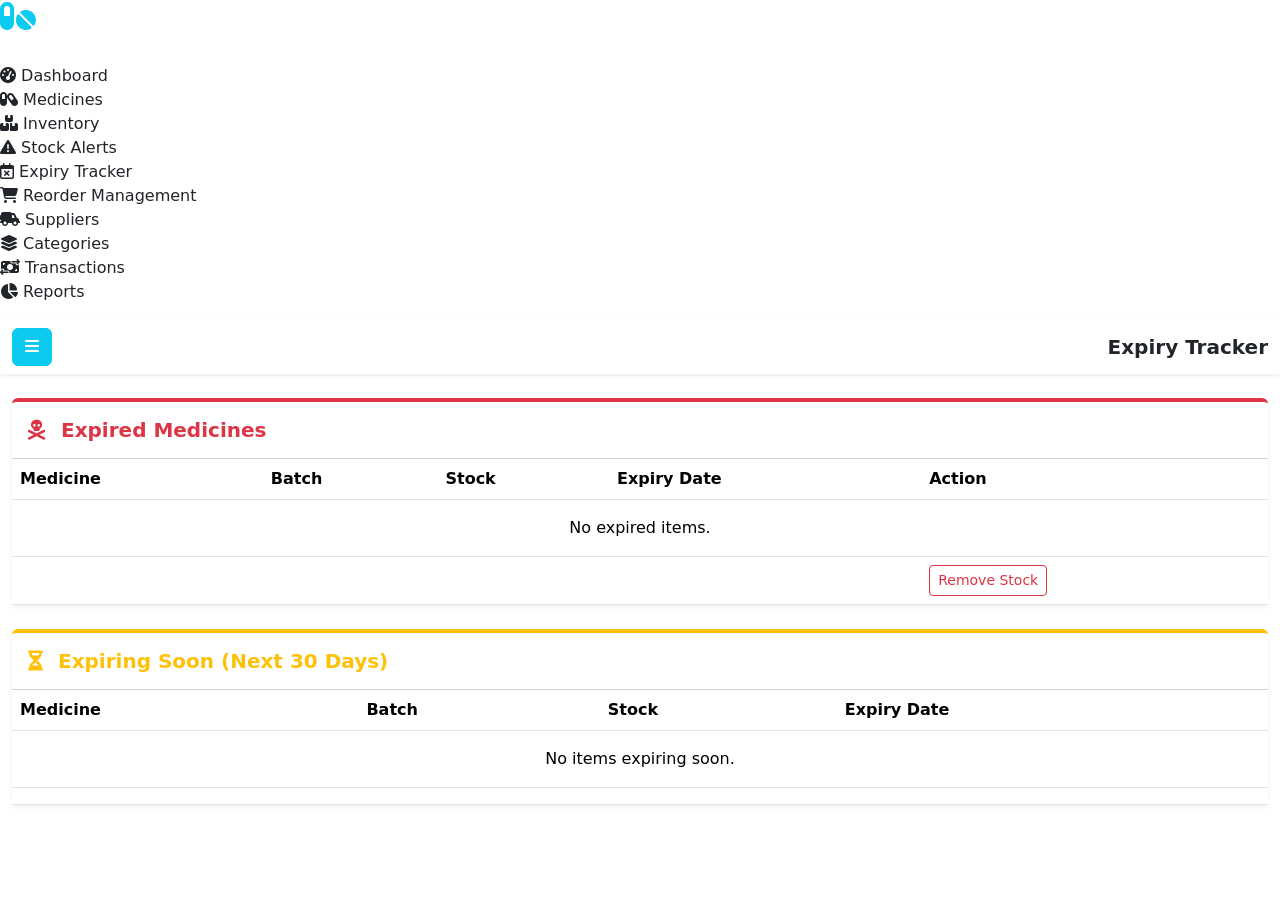
<file: src/main/resources/templates/expiry/index.html>
<!DOCTYPE html>
<html lang="en" xmlns:th="http://www.thymeleaf.org">
<head>
    <meta charset="UTF-8">
    <meta name="viewport" content="width=device-width, initial-scale=1.0">
    <title>Expiry Tracker | Medicine Stock & Expiry Tracker</title>
    <link href="https://cdn.jsdelivr.net/npm/bootstrap@5.3.0/dist/css/bootstrap.min.css" rel="stylesheet">
    <link href="https://cdnjs.cloudflare.com/ajax/libs/font-awesome/6.4.0/css/all.min.css" rel="stylesheet">
    <link href="https://fonts.googleapis.com/css2?family=Inter:wght@300;400;500;600;700&display=swap" rel="stylesheet">
    <link rel="stylesheet" th:href="@{/css/style.css}">
    <link rel="stylesheet" th:href="@{/css/dashboard.css}">
</head>
<body>
<div class="wrapper">
    <!-- Include Sidebar dynamically in a real app, duplicating here for brevity -->
    <nav id="sidebar" class="sidebar">
        <div class="sidebar-header"><i class="fa-solid fa-pills fa-2x text-info"></i><h4 class="mb-0 ms-2 text-white">MedTracker</h4></div>
        <ul class="list-unstyled components">
            <li><a th:href="@{/}"><i class="fa-solid fa-gauge-high"></i> Dashboard</a></li>
            <li><a th:href="@{/medicines}"><i class="fa-solid fa-capsules"></i> Medicines</a></li>
            <li><a th:href="@{/inventory}"><i class="fa-solid fa-boxes-stacked"></i> Inventory</a></li>
            <li><a th:href="@{/alerts}"><i class="fa-solid fa-triangle-exclamation"></i> Stock Alerts</a></li>
            <li class="active"><a th:href="@{/expiry}"><i class="fa-regular fa-calendar-xmark"></i> Expiry Tracker</a></li>
            <li><a th:href="@{/reorders}"><i class="fa-solid fa-cart-shopping"></i> Reorder Management</a></li>
            <li><a th:href="@{/suppliers}"><i class="fa-solid fa-truck-field"></i> Suppliers</a></li>
            <li><a th:href="@{/categories}"><i class="fa-solid fa-layer-group"></i> Categories</a></li>
            <li><a th:href="@{/transactions}"><i class="fa-solid fa-money-bill-transfer"></i> Transactions</a></li>
            <li><a th:href="@{/reports}"><i class="fa-solid fa-chart-pie"></i> Reports</a></li>
        </ul>
    </nav>
    <div id="content" class="w-100">
        <nav class="navbar navbar-expand-lg navbar-light bg-white shadow-sm mb-4 top-navbar">
            <div class="container-fluid">
                <button type="button" id="sidebarCollapse" class="btn btn-info text-white"><i class="fa-solid fa-bars"></i></button>
                <div class="ms-3 d-none d-md-block"><h5 class="mb-0 text-dark fw-bold">Expiry Tracker</h5></div>
            </div>
        </nav>
        <div class="container-fluid content-area fade-in">
            <div class="row">
                <!-- Expired -->
                <div class="col-md-12 mb-4">
                    <div class="card shadow-sm border-0 border-top border-danger border-4">
                        <div class="card-header bg-white py-3"><h5 class="mb-0 fw-bold text-danger"><i class="fa-solid fa-skull-crossbones me-2"></i> Expired Medicines</h5></div>
                        <div class="card-body p-0">
                            <table class="table table-hover mb-0">
                                <thead><tr><th>Medicine</th><th>Batch</th><th>Stock</th><th>Expiry Date</th><th>Action</th></tr></thead>
                                <tbody>
                                    <tr th:if="${#lists.isEmpty(expired)}"><td colspan="5" class="text-center py-3">No expired items.</td></tr>
                                    <tr th:each="m : ${expired}">
                                        <td class="fw-bold" th:text="${m.name}"></td><td th:text="${m.batchNumber}"></td><td th:text="${m.quantity}"></td>
                                        <td class="text-danger fw-bold" th:text="${m.expiryDate}"></td>
                                        <td>
                                            <form th:action="@{/inventory/transaction}" method="post">
                                                <input type="hidden" name="medicineId" th:value="${m.id}">
                                                <input type="hidden" name="type" value="EXPIRED">
                                                <input type="hidden" name="quantity" th:value="${m.quantity}">
                                                <input type="hidden" name="reason" value="Expired medicine removal">
                                                <button type="submit" class="btn btn-sm btn-outline-danger">Remove Stock</button>
                                            </form>
                                        </td>
                                    </tr>
                                </tbody>
                            </table>
                        </div>
                    </div>
                </div>
                <!-- Expiring Soon -->
                <div class="col-md-12 mb-4">
                    <div class="card shadow-sm border-0 border-top border-warning border-4">
                        <div class="card-header bg-white py-3"><h5 class="mb-0 fw-bold text-warning"><i class="fa-solid fa-hourglass-half me-2"></i> Expiring Soon (Next 30 Days)</h5></div>
                        <div class="card-body p-0">
                            <table class="table table-hover mb-0">
                                <thead><tr><th>Medicine</th><th>Batch</th><th>Stock</th><th>Expiry Date</th></tr></thead>
                                <tbody>
                                    <tr th:if="${#lists.isEmpty(expiringSoon)}"><td colspan="4" class="text-center py-3">No items expiring soon.</td></tr>
                                    <tr th:each="m : ${expiringSoon}">
                                        <td class="fw-bold" th:text="${m.name}"></td><td th:text="${m.batchNumber}"></td><td th:text="${m.quantity}"></td>
                                        <td class="text-warning fw-bold" th:text="${m.expiryDate}"></td>
                                    </tr>
                                </tbody>
                            </table>
                        </div>
                    </div>
                </div>
            </div>
        </div>
    </div>
</div>
<script src="https://cdn.jsdelivr.net/npm/bootstrap@5.3.0/dist/js/bootstrap.bundle.min.js"></script>
<script th:src="@{/js/main.js}"></script>
</body>
</html>
</file>
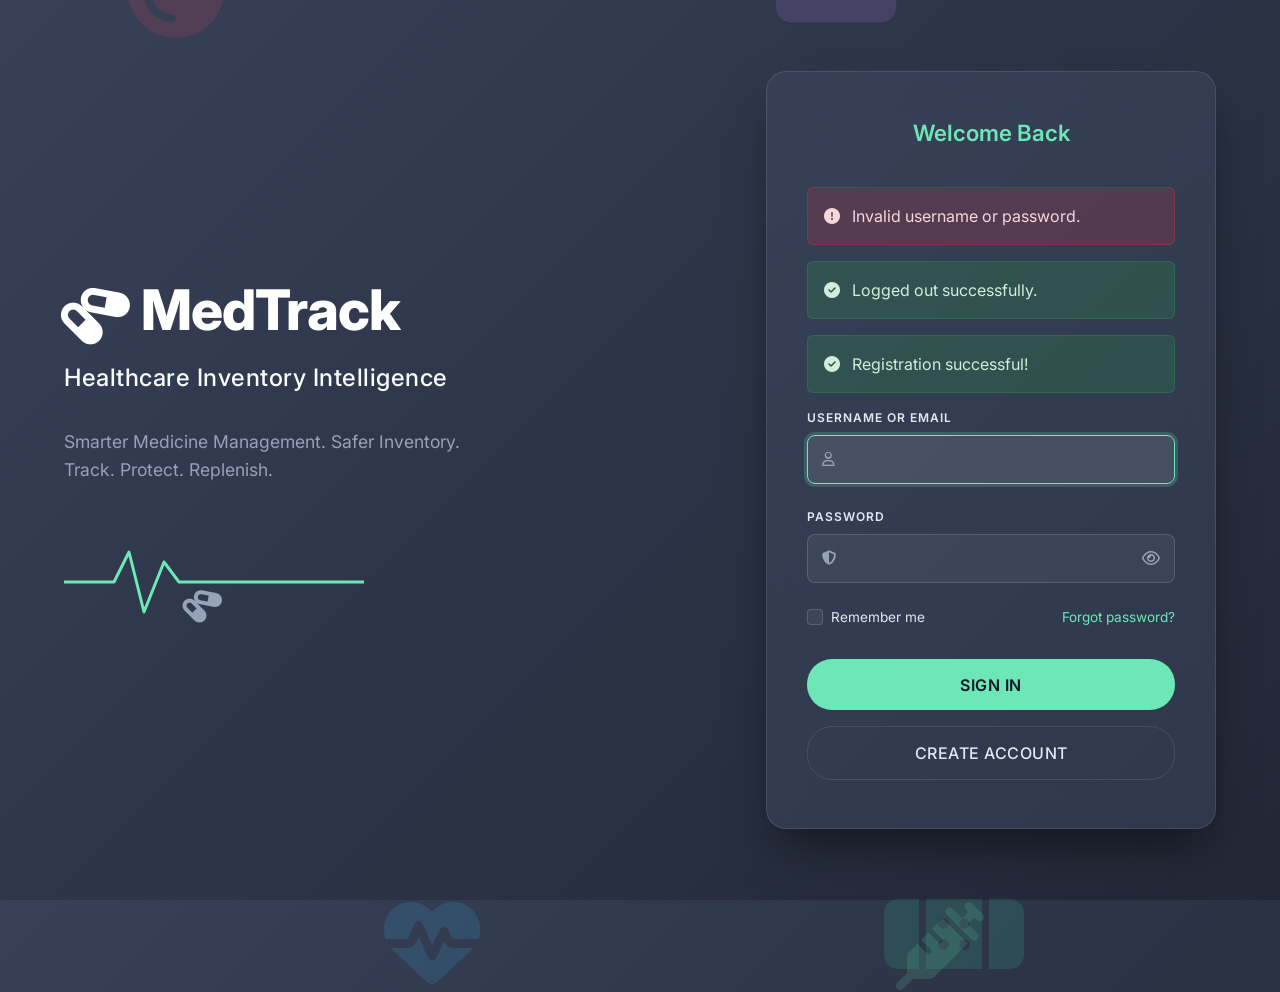
<file: src/main/resources/templates/auth/login.html>
<!DOCTYPE html>
<html lang="en" xmlns:th="http://www.thymeleaf.org">
<head>
    <meta charset="UTF-8">
    <meta name="viewport" content="width=device-width, initial-scale=1.0">
    <title>MedTrack - Login</title>
    <!-- Bootstrap 5 CSS -->
    <link href="https://cdn.jsdelivr.net/npm/bootstrap@5.3.0/dist/css/bootstrap.min.css" rel="stylesheet">
    <!-- Font Awesome -->
    <link href="https://cdnjs.cloudflare.com/ajax/libs/font-awesome/6.4.0/css/all.min.css" rel="stylesheet">
    <!-- Google Fonts -->
    <link href="https://fonts.googleapis.com/css2?family=Inter:wght@300;400;500;600;700;800&display=swap" rel="stylesheet">
    <style>
        :root {
            --bg-dark: #2c3344;
            --bg-gradient: linear-gradient(135deg, #374158 0%, #222736 100%);
            --glass-bg: rgba(65, 80, 105, 0.4);
            --glass-border: rgba(255, 255, 255, 0.1);
            --text-light: #e2e8f0;
            --text-muted: #94a3b8;
            --primary-accent: #6ee7b7; /* Turquoise/mint color from screenshot */
            --primary-hover: #34d399;
            --input-bg: rgba(255, 255, 255, 0.05);
            --input-border: rgba(255, 255, 255, 0.15);
        }

        body {
            margin: 0;
            padding: 0;
            font-family: 'Inter', sans-serif;
            background: var(--bg-gradient);
            color: var(--text-light);
            min-height: 100vh;
            display: flex;
            align-items: center;
            overflow: hidden;
            position: relative;
        }

        /* Floating background icons */
        .floating-icon {
            position: absolute;
            z-index: 0;
            animation: moveAround 25s infinite linear;
            opacity: 0.15;
        }
        
        /* Different starting positions and animation durations for variety */
        .icon-1 { top: -10%; left: 10%; font-size: 8rem; color: #f43f5e; animation-duration: 35s; animation-name: floatDrift1; }
        .icon-2 { bottom: -10%; left: 30%; font-size: 6rem; color: #38bdf8; animation-duration: 40s; animation-name: floatDrift2; animation-delay: -5s; }
        .icon-3 { top: 40%; right: -10%; font-size: 5rem; color: #a78bfa; animation-duration: 30s; animation-name: floatDrift3; animation-delay: -12s; }
        .icon-4 { bottom: -10%; right: 20%; font-size: 7rem; color: #34d399; animation-duration: 45s; animation-name: floatDrift4; animation-delay: -2s; }
        .icon-5 { top: -10%; left: 50%; font-size: 4rem; color: #fbbf24; animation-duration: 28s; animation-name: floatDrift1; animation-delay: -15s; }
        .icon-6 { top: 60%; left: -10%; font-size: 6.5rem; color: #f472b6; animation-duration: 38s; animation-name: floatDrift2; animation-delay: -8s; }
        .icon-7 { bottom: -10%; left: 70%; font-size: 5.5rem; color: #6ee7b7; animation-duration: 32s; animation-name: floatDrift4; animation-delay: -20s; }
        .icon-8 { top: -10%; right: 30%; font-size: 7.5rem; color: #c084fc; animation-duration: 42s; animation-name: floatDrift3; animation-delay: -7s; }

        @keyframes floatDrift1 {
            0% { transform: translate(0, 0) rotate(0deg); }
            33% { transform: translate(15vw, 30vh) rotate(120deg); }
            66% { transform: translate(-10vw, 60vh) rotate(240deg); }
            100% { transform: translate(0, 110vh) rotate(360deg); }
        }
        @keyframes floatDrift2 {
            0% { transform: translate(0, 0) rotate(0deg); }
            33% { transform: translate(20vw, -30vh) rotate(-120deg); }
            66% { transform: translate(40vw, -60vh) rotate(-240deg); }
            100% { transform: translate(60vw, -110vh) rotate(-360deg); }
        }
        @keyframes floatDrift3 {
            0% { transform: translate(0, 0) rotate(0deg); }
            33% { transform: translate(-30vw, 20vh) rotate(90deg); }
            66% { transform: translate(-60vw, -20vh) rotate(180deg); }
            100% { transform: translate(-110vw, -10vh) rotate(360deg); }
        }
        @keyframes floatDrift4 {
            0% { transform: translate(0, 0) rotate(0deg); }
            33% { transform: translate(-20vw, -40vh) rotate(-90deg); }
            66% { transform: translate(10vw, -80vh) rotate(-180deg); }
            100% { transform: translate(20vw, -120vh) rotate(-360deg); }
        }

        /* Layout */
        .auth-container {
            width: 100%;
            max-width: 1400px;
            margin: 0 auto;
            display: flex;
            padding: 2rem 4rem;
            z-index: 1;
            position: relative;
            align-items: center;
        }

        .auth-left {
            flex: 1;
            padding-right: 4rem;
        }

        .auth-right {
            flex: 0 0 450px;
        }

        /* Left Side Content */
        .brand-title {
            font-size: 3.5rem;
            font-weight: 800;
            margin-bottom: 0.5rem;
            display: flex;
            align-items: center;
            letter-spacing: -1px;
            color: #ffffff;
        }
        .brand-title i {
            margin-right: 15px;
            transform: rotate(-45deg);
        }
        
        .brand-subtitle {
            font-size: 1.5rem;
            font-weight: 500;
            color: #f8fafc;
            margin-bottom: 2rem;
            letter-spacing: 0.5px;
        }

        .brand-desc {
            font-size: 1.1rem;
            color: var(--text-muted);
            line-height: 1.6;
            margin-bottom: 3rem;
            max-width: 80%;
        }

        .heartbeat-line {
            width: 300px;
            height: 100px;
            background-image: url("data:image/svg+xml,%3Csvg xmlns='http://www.w3.org/2000/svg' viewBox='0 0 300 100'%3E%3Cpath d='M0,50 L50,50 L65,20 L80,80 L100,30 L115,50 L300,50' fill='none' stroke='%236ee7b7' stroke-width='3' stroke-linecap='round' stroke-linejoin='round'/%3E%3C/svg%3E");
            background-repeat: no-repeat;
            background-position: left center;
            position: relative;
        }
        .heartbeat-pill {
            position: absolute;
            left: 120px;
            top: 55px;
            font-size: 2rem;
            color: var(--text-muted);
            transform: rotate(-45deg);
        }

        /* Right Side Glass Card */
        .glass-card {
            background: var(--glass-bg);
            backdrop-filter: blur(20px);
            -webkit-backdrop-filter: blur(20px);
            border: 1px solid var(--glass-border);
            border-radius: 20px;
            padding: 3rem 2.5rem;
            box-shadow: 0 25px 50px -12px rgba(0, 0, 0, 0.5);
        }

        .welcome-text {
            color: var(--primary-accent);
            text-align: center;
            font-weight: 600;
            font-size: 1.4rem;
            margin-bottom: 2.5rem;
        }

        /* Form Controls */
        .form-group {
            margin-bottom: 1.5rem;
        }

        .form-label {
            font-size: 0.75rem;
            font-weight: 600;
            color: var(--text-light);
            margin-bottom: 0.5rem;
            letter-spacing: 1px;
        }

        .input-wrapper {
            position: relative;
            display: flex;
            align-items: center;
        }

        .input-wrapper i.icon-left {
            position: absolute;
            left: 15px;
            color: var(--text-muted);
            font-size: 0.9rem;
        }

        .form-control {
            background: var(--input-bg);
            border: 1px solid var(--input-border);
            color: white;
            padding: 0.75rem 1rem 0.75rem 2.5rem;
            border-radius: 8px;
            font-size: 0.95rem;
            transition: all 0.3s;
        }
        
        .form-control:focus {
            background: rgba(255, 255, 255, 0.1);
            border-color: var(--primary-accent);
            box-shadow: 0 0 0 3px rgba(110, 231, 183, 0.2);
            color: white;
        }
        
        .form-control::placeholder {
            color: rgba(255, 255, 255, 0.3);
        }

        .btn-toggle-pass {
            position: absolute;
            right: 15px;
            background: none;
            border: none;
            color: var(--text-muted);
            cursor: pointer;
            padding: 0;
        }

        /* Checkbox & Links */
        .form-actions {
            display: flex;
            justify-content: space-between;
            align-items: center;
            margin-bottom: 2rem;
            font-size: 0.85rem;
        }

        .custom-checkbox {
            display: flex;
            align-items: center;
            gap: 8px;
            color: var(--text-light);
            cursor: pointer;
        }
        
        .custom-checkbox input[type="checkbox"] {
            appearance: none;
            width: 16px;
            height: 16px;
            border: 1px solid var(--input-border);
            border-radius: 4px;
            background: var(--input-bg);
            cursor: pointer;
            position: relative;
        }
        
        .custom-checkbox input[type="checkbox"]:checked {
            background: var(--primary-accent);
            border-color: var(--primary-accent);
        }
        
        .custom-checkbox input[type="checkbox"]:checked::after {
            content: '\f00c';
            font-family: 'Font Awesome 6 Free';
            font-weight: 900;
            color: #000;
            position: absolute;
            font-size: 10px;
            top: 50%;
            left: 50%;
            transform: translate(-50%, -50%);
        }

        .forgot-link {
            color: var(--primary-accent);
            text-decoration: none;
            transition: 0.2s;
        }
        .forgot-link:hover {
            color: var(--primary-hover);
            text-decoration: underline;
        }

        /* Buttons */
        .btn-signin {
            background: var(--primary-accent);
            color: #0f172a;
            border: none;
            width: 100%;
            padding: 0.85rem;
            border-radius: 25px;
            font-weight: 600;
            font-size: 1rem;
            letter-spacing: 0.5px;
            margin-bottom: 1rem;
            transition: all 0.3s;
        }
        .btn-signin:hover {
            background: var(--primary-hover);
            transform: translateY(-2px);
            box-shadow: 0 5px 15px rgba(110, 231, 183, 0.4);
        }

        .btn-create {
            background: transparent;
            color: var(--text-light);
            border: 1px solid var(--glass-border);
            width: 100%;
            padding: 0.85rem;
            border-radius: 25px;
            font-weight: 500;
            font-size: 1rem;
            letter-spacing: 0.5px;
            display: block;
            text-align: center;
            text-decoration: none;
            transition: all 0.3s;
        }
        .btn-create:hover {
            background: rgba(255, 255, 255, 0.05);
            color: white;
            border-color: rgba(255, 255, 255, 0.3);
        }

        /* Responsive */
        @media (max-width: 992px) {
            .auth-container {
                flex-direction: column;
                padding: 2rem;
            }
            .auth-left {
                padding-right: 0;
                margin-bottom: 3rem;
                text-align: center;
            }
            .brand-desc {
                margin: 0 auto 2rem;
            }
            .heartbeat-line {
                margin: 0 auto;
            }
            .brand-title {
                justify-content: center;
            }
        }
    </style>
</head>
<body>

    <!-- Background Icons -->
    <i class="fa-solid fa-droplet floating-icon icon-1"></i>
    <i class="fa-solid fa-heart-pulse floating-icon icon-2"></i>
    <i class="fa-solid fa-clipboard-list floating-icon icon-3"></i>
    <i class="fa-solid fa-band-aid floating-icon icon-4"></i>
    <i class="fa-solid fa-pills floating-icon icon-5"></i>
    <i class="fa-solid fa-stethoscope floating-icon icon-6"></i>
    <i class="fa-solid fa-syringe floating-icon icon-7"></i>
    <i class="fa-solid fa-briefcase-medical floating-icon icon-8"></i>

    <div class="auth-container">
        
        <!-- Left Side Content -->
        <div class="auth-left">
            <div class="brand-title">
                <i class="fa-solid fa-capsules"></i> MedTrack
            </div>
            <div class="brand-subtitle">
                Healthcare Inventory Intelligence
            </div>
            <div class="brand-desc">
                Smarter Medicine Management. Safer Inventory.<br>
                Track. Protect. Replenish.
            </div>
            <div class="heartbeat-line">
                <i class="fa-solid fa-capsules heartbeat-pill"></i>
            </div>
        </div>

        <!-- Right Side Login Form -->
        <div class="auth-right">
            <div class="glass-card">
                <h3 class="welcome-text">Welcome Back</h3>
                
                <!-- Alerts -->
                <div th:if="${param.error}" class="alert alert-danger" style="background: rgba(220,53,69,0.2); border-color: rgba(220,53,69,0.3); color: #f8d7da;">
                    <i class="fa-solid fa-circle-exclamation me-2"></i> Invalid username or password.
                </div>
                <div th:if="${param.logout}" class="alert alert-success" style="background: rgba(40,167,69,0.2); border-color: rgba(40,167,69,0.3); color: #d4edda;">
                    <i class="fa-solid fa-circle-check me-2"></i> Logged out successfully.
                </div>
                <div th:if="${param.registered}" class="alert alert-success" style="background: rgba(40,167,69,0.2); border-color: rgba(40,167,69,0.3); color: #d4edda;">
                    <i class="fa-solid fa-circle-check me-2"></i> Registration successful!
                </div>

                <form th:action="@{/login}" method="post">
                    <div class="form-group">
                        <div class="form-label">USERNAME OR EMAIL</div>
                        <div class="input-wrapper">
                            <i class="fa-regular fa-user icon-left"></i>
                            <input type="text" class="form-control" name="username" required autofocus autocomplete="off">
                        </div>
                    </div>
                    
                    <div class="form-group">
                        <div class="form-label">PASSWORD</div>
                        <div class="input-wrapper">
                            <i class="fa-solid fa-shield-halved icon-left"></i>
                            <input type="password" class="form-control" id="password" name="password" required>
                            <button type="button" class="btn-toggle-pass" id="togglePassword">
                                <i class="fa-regular fa-eye"></i>
                            </button>
                        </div>
                    </div>

                    <div class="form-actions">
                        <label class="custom-checkbox">
                            <input type="checkbox" name="remember-me" id="rememberMe">
                            <span>Remember me</span>
                        </label>
                        <a href="#" class="forgot-link">Forgot password?</a>
                    </div>

                    <button type="submit" class="btn-signin">SIGN IN</button>
                    <a th:href="@{/register}" class="btn-create">CREATE ACCOUNT</a>
                </form>
            </div>
        </div>

    </div>

    <!-- Toggle Password Script -->
    <script>
        document.getElementById('togglePassword').addEventListener('click', function () {
            const passwordInput = document.getElementById('password');
            const icon = this.querySelector('i');
            
            if (passwordInput.type === 'password') {
                passwordInput.type = 'text';
                icon.classList.remove('fa-eye');
                icon.classList.add('fa-eye-slash');
            } else {
                passwordInput.type = 'password';
                icon.classList.remove('fa-eye-slash');
                icon.classList.add('fa-eye');
            }
        });
    </script>
</body>
</html>
</file>
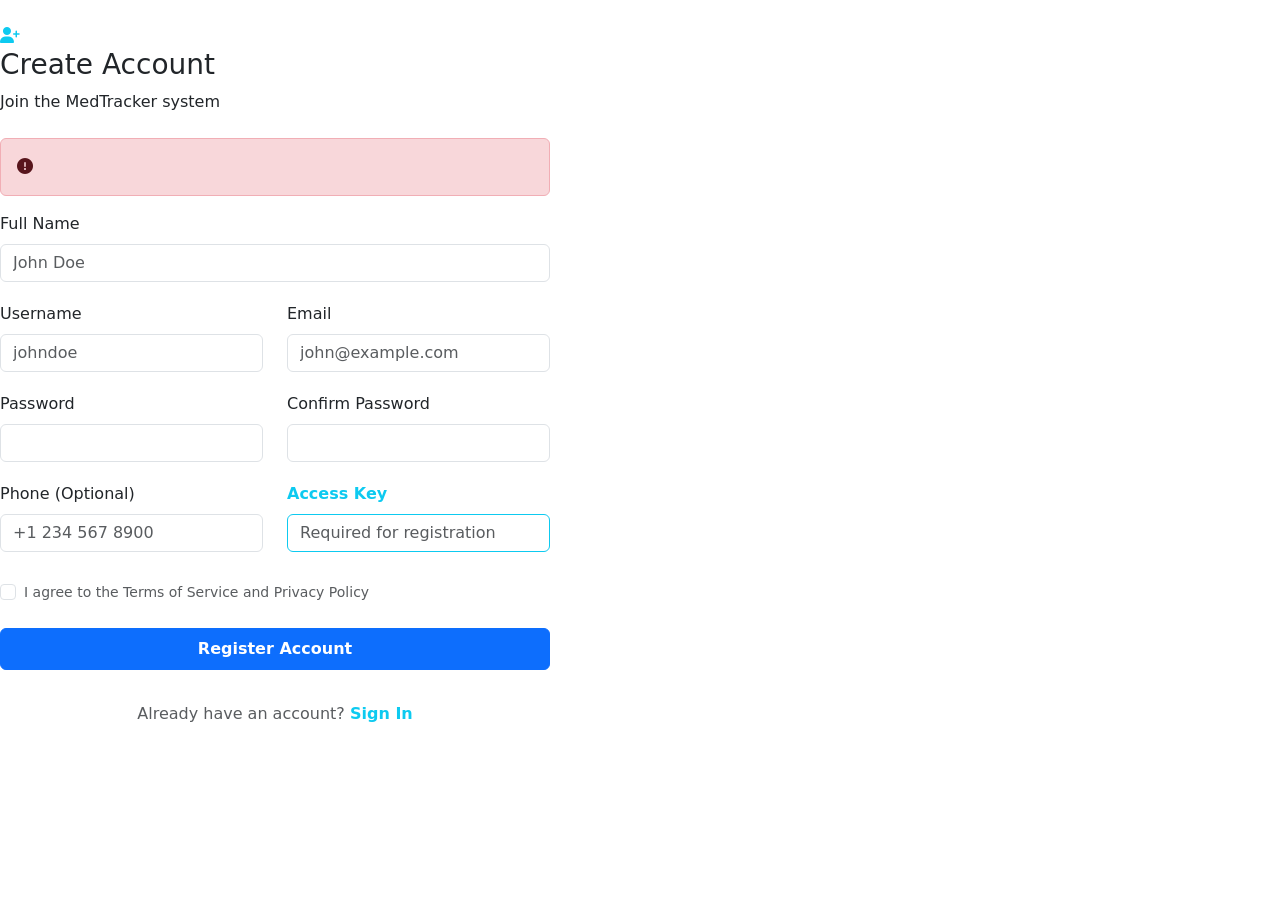
<file: src/main/resources/templates/auth/register.html>
<!DOCTYPE html>
<html lang="en" xmlns:th="http://www.thymeleaf.org">
<head>
    <meta charset="UTF-8">
    <meta name="viewport" content="width=device-width, initial-scale=1.0">
    <title>Register | Medicine Stock & Expiry Tracker</title>
    <!-- Bootstrap 5 CSS -->
    <link href="https://cdn.jsdelivr.net/npm/bootstrap@5.3.0/dist/css/bootstrap.min.css" rel="stylesheet">
    <!-- Font Awesome -->
    <link href="https://cdnjs.cloudflare.com/ajax/libs/font-awesome/6.4.0/css/all.min.css" rel="stylesheet">
    <!-- Google Fonts -->
    <link href="https://fonts.googleapis.com/css2?family=Inter:wght@300;400;500;600;700&display=swap" rel="stylesheet">
    <!-- Custom CSS -->
    <link rel="stylesheet" th:href="@{/css/style.css}">
    <style>
        .auth-container { max-width: 550px; }
    </style>
</head>
<body class="auth-body">

    <!-- Animated Background Particles -->
    <div class="particles">
        <ul style="list-style: none; padding: 0; margin: 0;">
            <li class="particle"></li>
            <li class="particle"></li>
            <li class="particle"></li>
            <li class="particle"></li>
            <li class="particle"></li>
            <li class="particle"></li>
        </ul>
    </div>

    <div class="auth-container slide-up my-4">
        <div class="auth-card">
            <div class="auth-logo mb-4">
                <i class="fa-solid fa-user-plus text-info"></i>
                <h3>Create Account</h3>
                <p>Join the MedTracker system</p>
            </div>

            <div th:if="${errorMessage}" class="alert alert-danger fade-in">
                <i class="fa-solid fa-circle-exclamation me-2"></i> <span th:text="${errorMessage}"></span>
            </div>

            <form th:action="@{/register}" th:object="${user}" method="post">
                
                <div class="row">
                    <div class="col-md-12 mb-3">
                        <label class="form-label">Full Name</label>
                        <input type="text" class="form-control" th:field="*{fullName}" placeholder="John Doe" required>
                        <div class="text-danger small mt-1" th:if="${#fields.hasErrors('fullName')}" th:errors="*{fullName}"></div>
                    </div>
                </div>

                <div class="row">
                    <div class="col-md-6 mb-3">
                        <label class="form-label">Username</label>
                        <input type="text" class="form-control" th:field="*{username}" placeholder="johndoe" required>
                        <div class="text-danger small mt-1" th:if="${#fields.hasErrors('username')}" th:errors="*{username}"></div>
                    </div>
                    
                    <div class="col-md-6 mb-3">
                        <label class="form-label">Email</label>
                        <input type="email" class="form-control" th:field="*{email}" placeholder="john@example.com" required>
                        <div class="text-danger small mt-1" th:if="${#fields.hasErrors('email')}" th:errors="*{email}"></div>
                    </div>
                </div>

                <div class="row">
                    <div class="col-md-6 mb-3">
                        <label class="form-label">Password</label>
                        <input type="password" class="form-control" th:field="*{password}" required>
                        <div class="text-danger small mt-1" th:if="${#fields.hasErrors('password')}" th:errors="*{password}"></div>
                    </div>
                    
                    <div class="col-md-6 mb-3">
                        <label class="form-label">Confirm Password</label>
                        <input type="password" class="form-control" th:field="*{confirmPassword}" required>
                        <div class="text-danger small mt-1" th:if="${#fields.hasErrors('confirmPassword')}" th:errors="*{confirmPassword}"></div>
                    </div>
                </div>
                
                <div class="row">
                    <div class="col-md-6 mb-3">
                        <label class="form-label">Phone (Optional)</label>
                        <input type="text" class="form-control" th:field="*{phone}" placeholder="+1 234 567 8900">
                    </div>
                    
                    <div class="col-md-6 mb-4">
                        <label class="form-label fw-bold text-info">Access Key</label>
                        <input type="text" class="form-control border-info" th:field="*{accessKey}" placeholder="Required for registration" required>
                        <div class="text-danger small mt-1" th:if="${#fields.hasErrors('accessKey')}" th:errors="*{accessKey}"></div>
                    </div>
                </div>

                <div class="form-check mb-4">
                    <input class="form-check-input" type="checkbox" id="terms" required>
                    <label class="form-check-label text-muted small" for="terms">
                        I agree to the Terms of Service and Privacy Policy
                    </label>
                </div>

                <button type="submit" class="btn btn-primary w-100 py-2 fw-semibold mb-3">Register Account</button>
            </form>

            <div class="text-center mt-3">
                <span class="text-muted">Already have an account?</span> <a th:href="@{/login}" class="text-decoration-none fw-semibold text-info">Sign In</a>
            </div>
        </div>
    </div>

    <script src="https://cdn.jsdelivr.net/npm/bootstrap@5.3.0/dist/js/bootstrap.bundle.min.js"></script>
</body>
</html>
</file>
